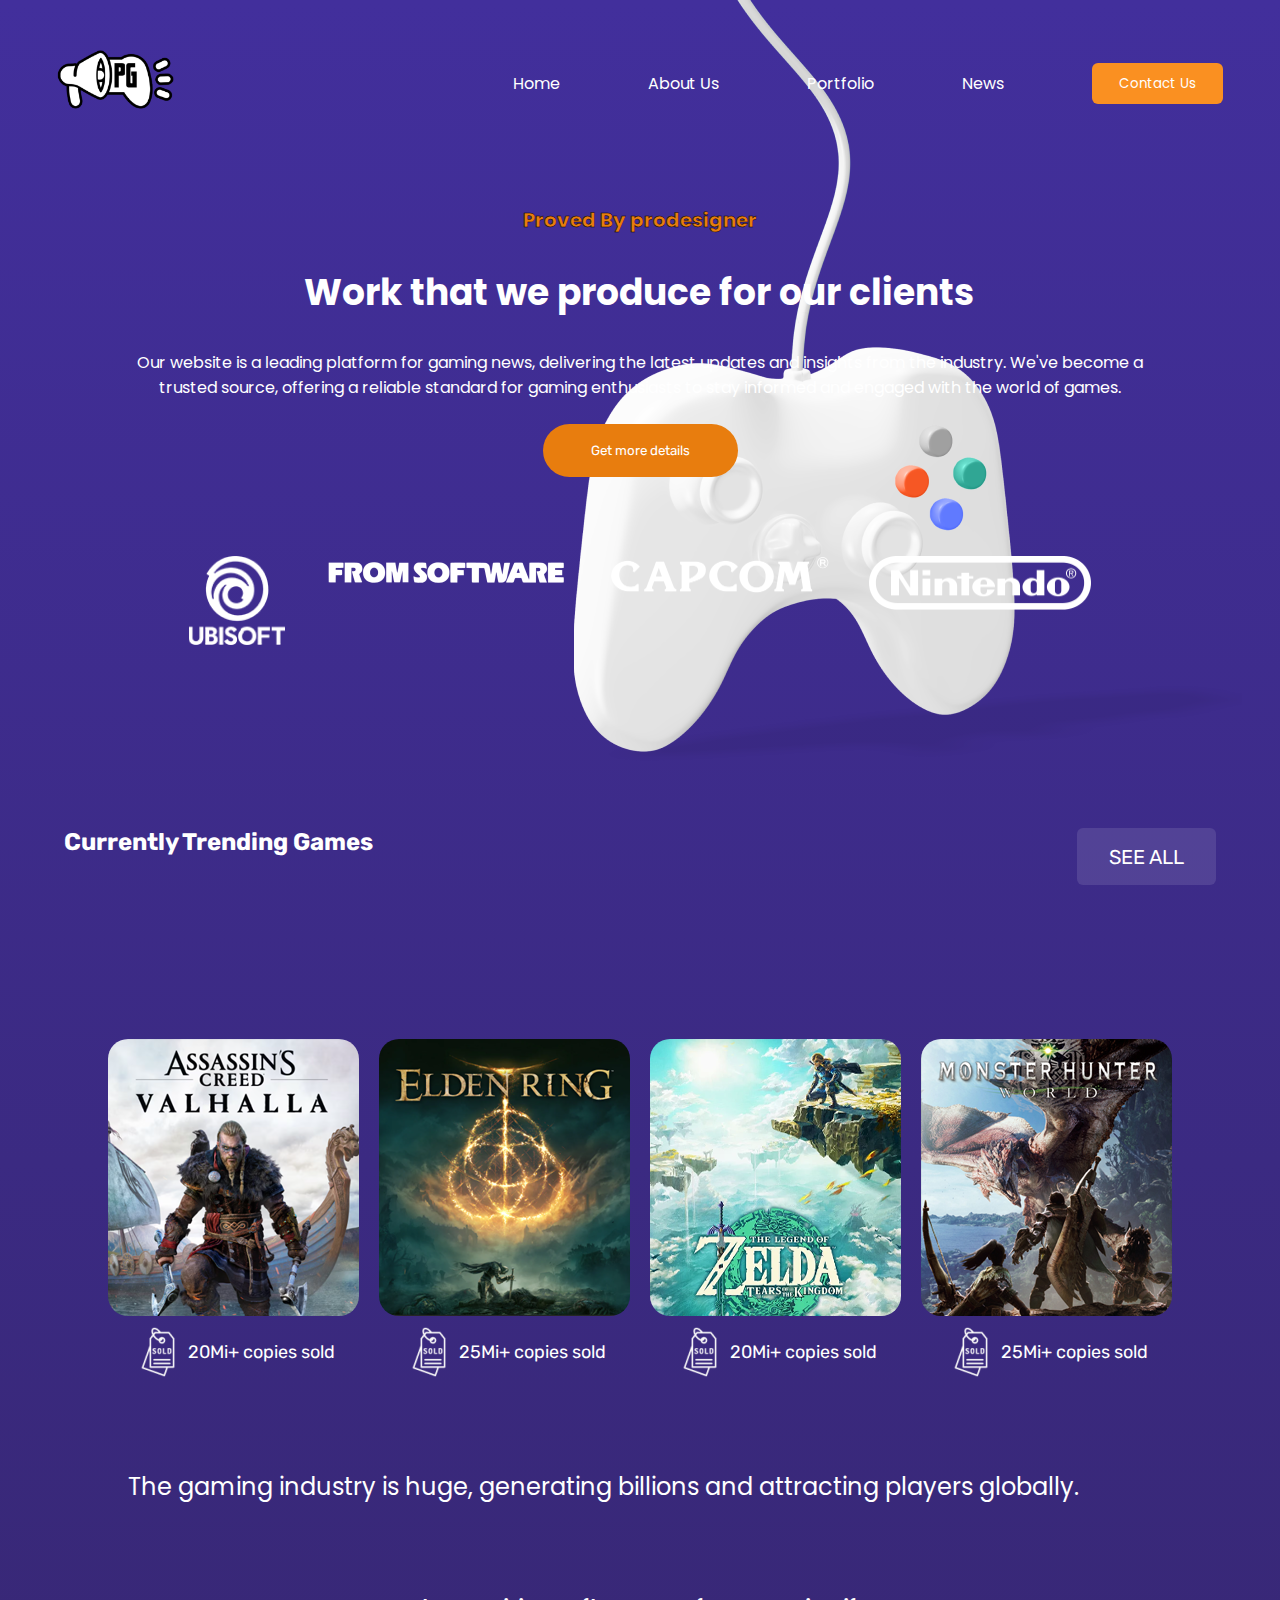
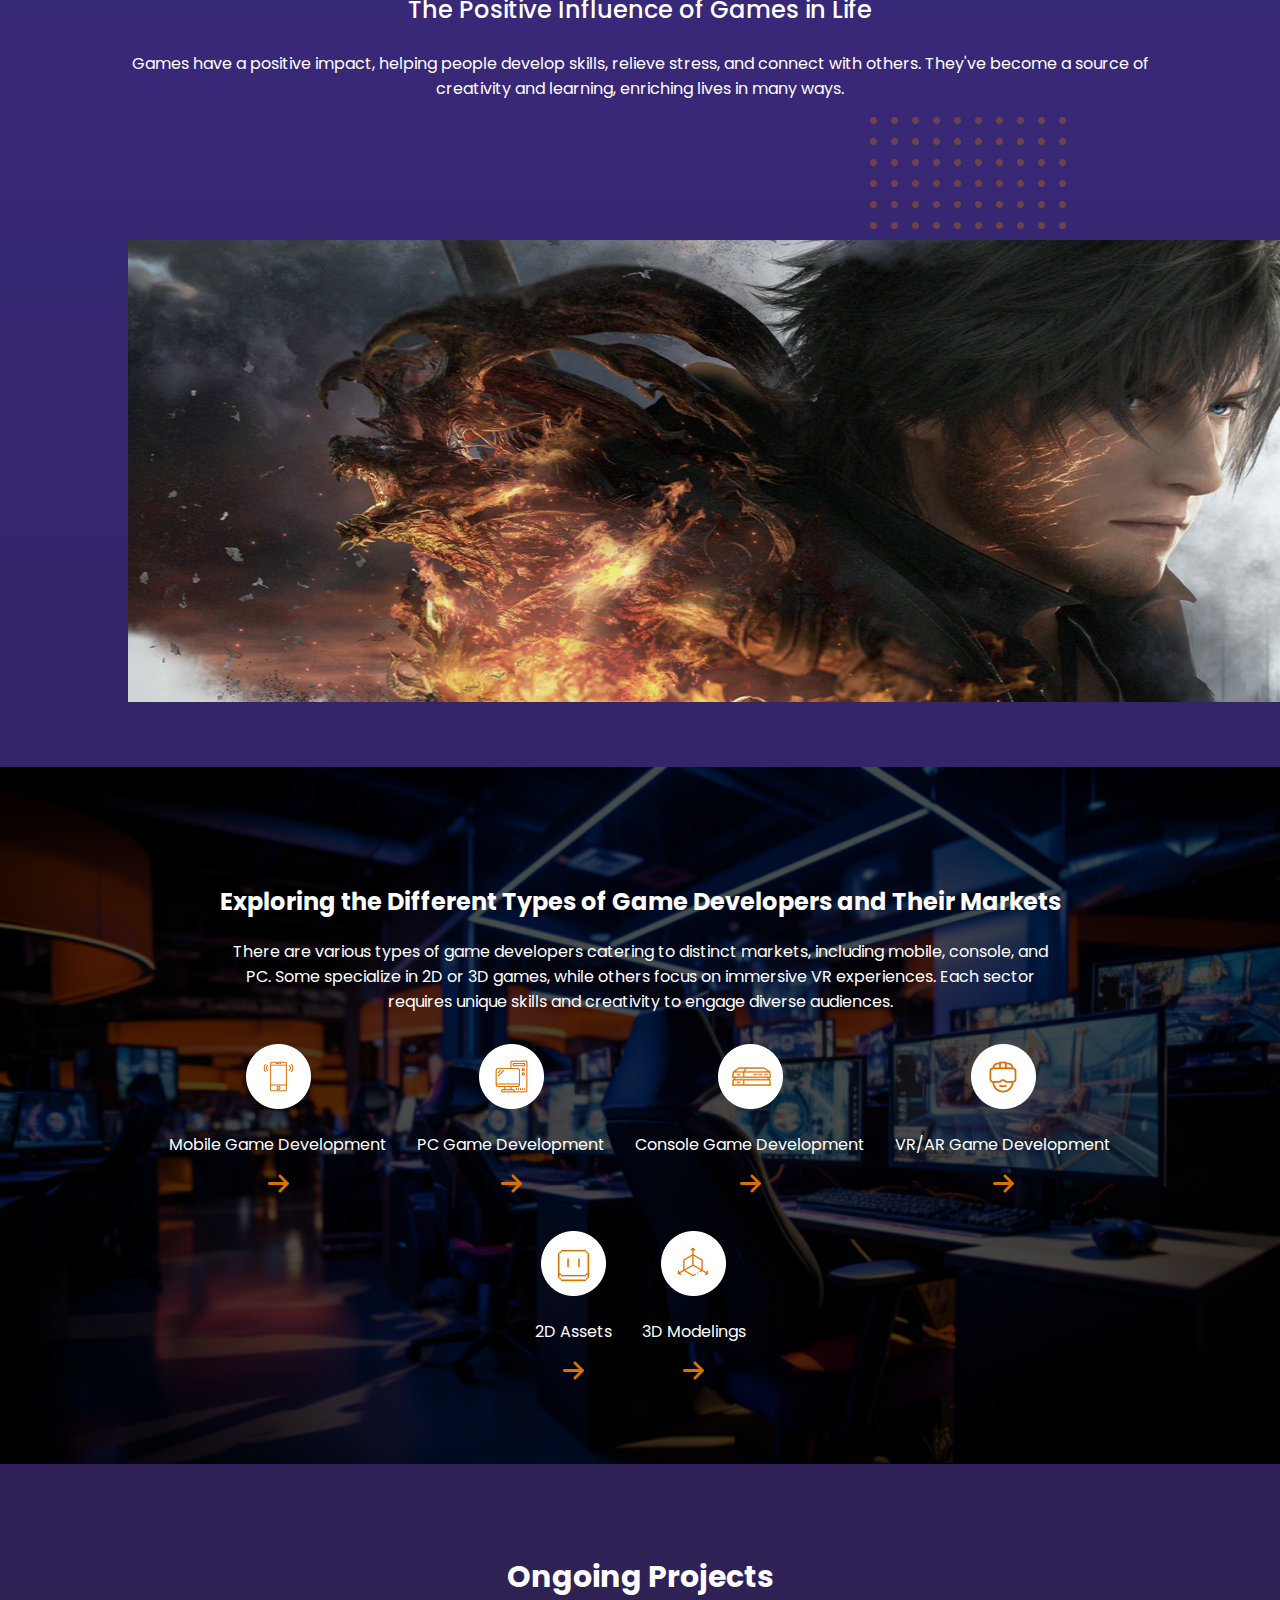
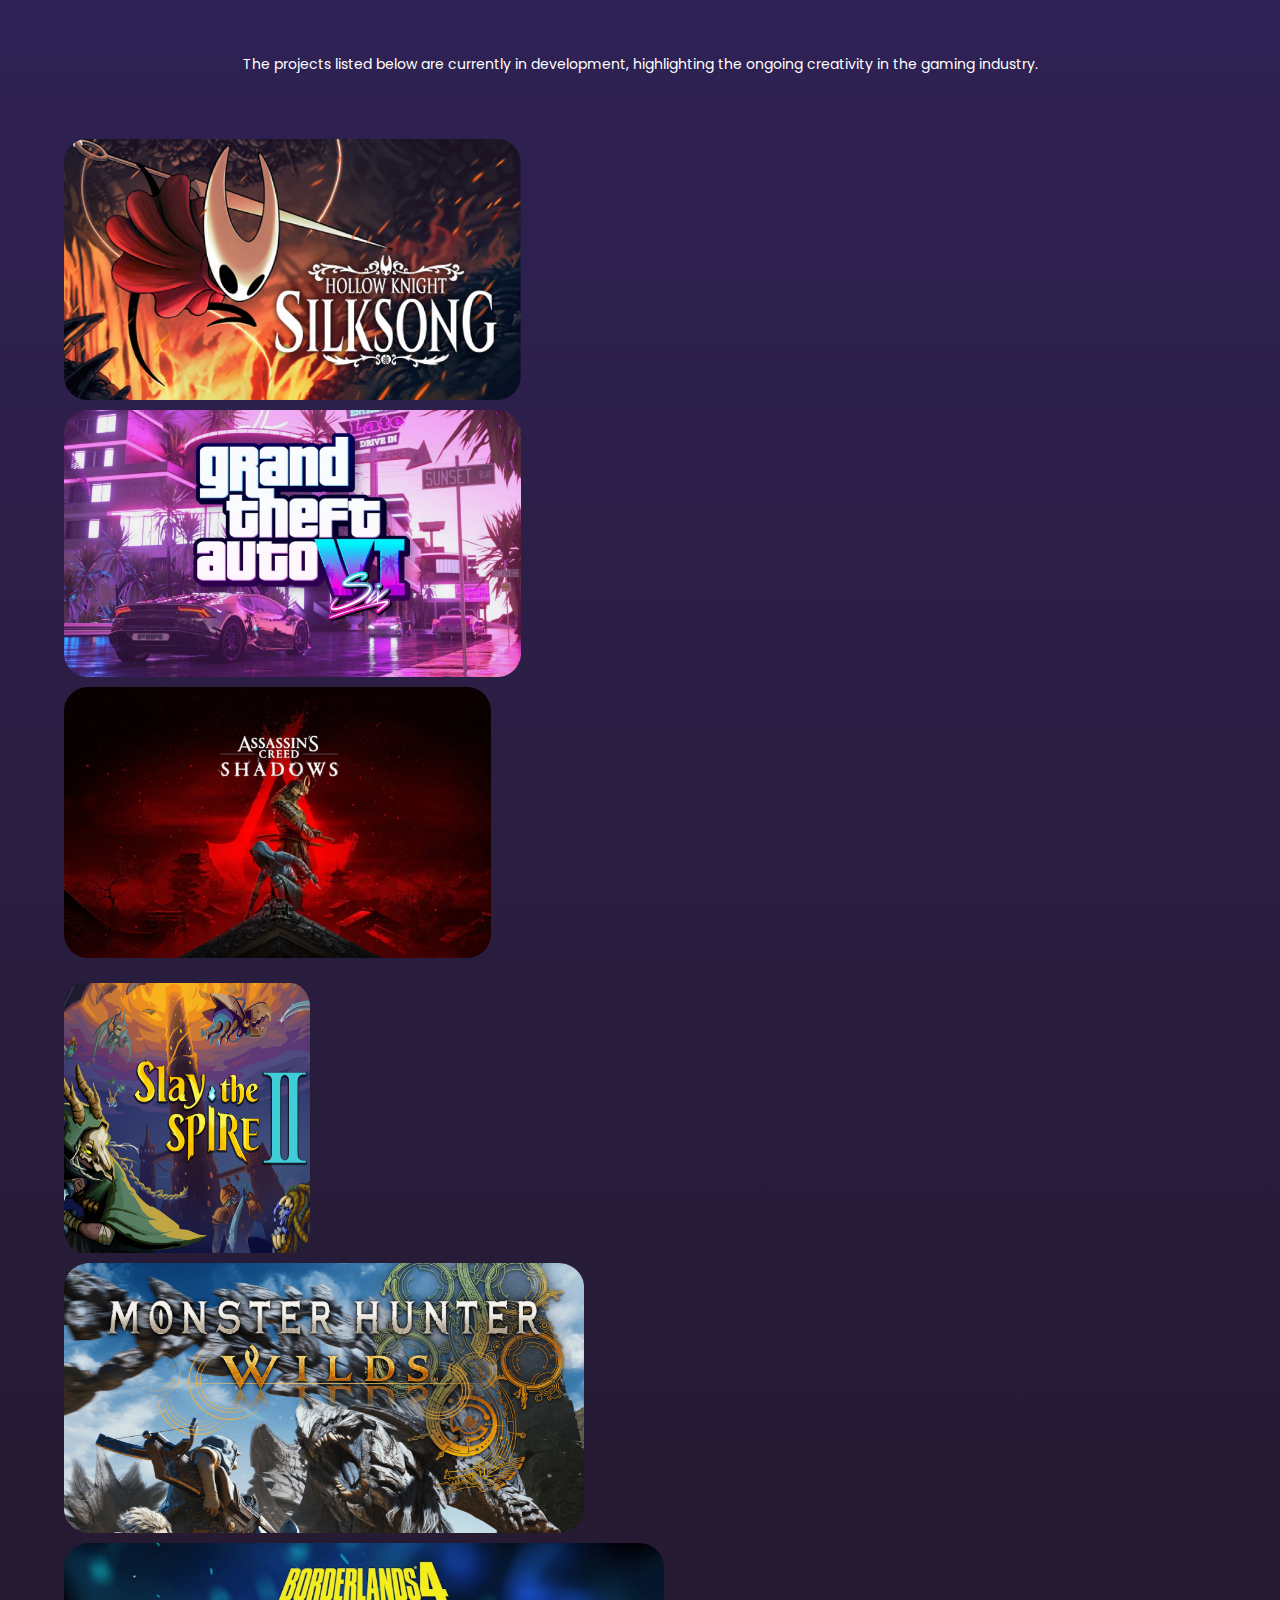
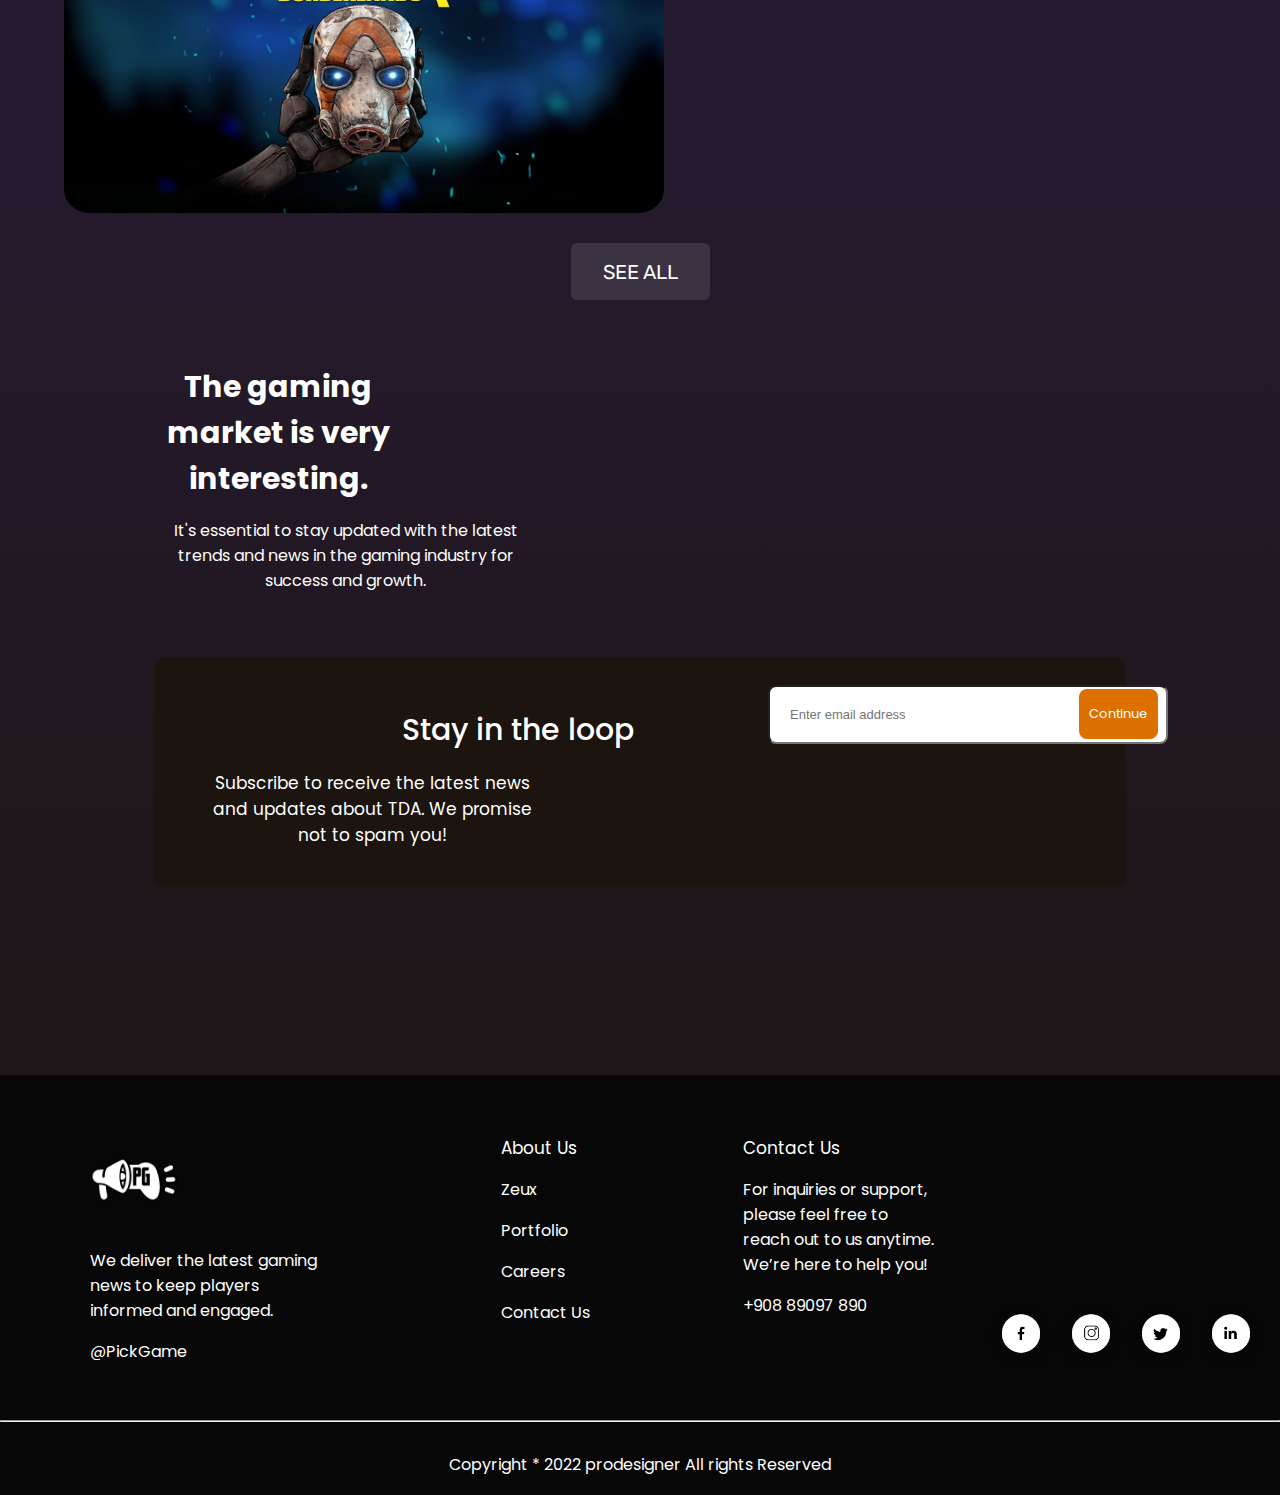
<file: index.html>
<!DOCTYPE html>
<html lang="en">
<head>
    <meta charset="UTF-8">
    <meta name="viewport" content="width=device-width, initial-scale=1.0">
    <link rel="icon" type="imagem/png" href="./images/logoPickGame.png">
    <title>Pick Game</title>
    <link rel="stylesheet" href="/styles/header.css">
    <link rel="stylesheet" href="./styles/footer.css">
    <link rel="stylesheet" href="./styles/pageHome.css">
    <link rel="stylesheet" href="./styles/images.css">
    <link rel="stylesheet" href="./styles/contact.css">
</head>
<body>
    <img class="joystick" src="./images/joy_stick 1.png" alt="joystick">
    <header> 
        <div class="divNav">
            <a href="/index.html"><img src="/images/logoPickGame.png" class="logo" href="index.html" alt="PickGameLogo"></img></a>
            <nav class="flexDirection"> 
                <a class="hoverA" href="index.html">Home</a>
                <a class="hoverA" href="about.html">About Us</a>
                <a class="hoverA" href="error404.html">Portfolio</a>
                <a class="hoverA" href="error404.html">News</a>
                <a href="contact.html"><button class="contact" type="button">Contact Us</button></a>
            </nav>
        </div>
    </header>
    <main> 
            <section id="content01">
                <div id="texts1">
                    <p id="p1">Proved By prodesigner</p>
                    <h1>Work that we produce for our clients</h1>
                    <p id="p2">Our website is a leading platform for gaming news, delivering the latest updates and insights from the industry. We've become a trusted source, offering a reliable standard for gaming enthusiasts to stay informed and engaged with the world of games.</p>
                    <a href="error404.html"><button id="detailsButton">Get more details</button></a>
                </div>
                <div id="engines">
                    <img class="ubisoft" src="/images/Home/GameEnterprises/Ubisoft.png" alt="Ubisoft Logo">
                    <img class="fromsoftware" src="/images/Home/GameEnterprises/FromSoftware.png" alt="From Software Logo">
                    <img class="capcom" src="/images/Home/GameEnterprises/Capcom.png" alt="Capcom Logo">
                    <img class="nintendo" src="/images/Home/GameEnterprises/Nintendo.png" alt="Nintendo Logo">
                </div>
            </section>
            
            <section id="content02">
                <div id="textTrending">
                    <h2>Currently Trending Games</h2>
                    <a href="error404.html"><button>SEE ALL</button></a>
                </div>
                <div id="imagesTrending">
                    <div>
                        <img class="trendingGame" src="/images/Home/TrendingGames/ASValhala.png" alt="Game Assassin's Creed Valhalla">
                        <div class="followers">
                            <img class="sold" src="/images/Home/TrendingGames/Sold.png" alt="Sold Copies">
                            <p>20Mi+ copies sold</p>
                        </div>
                    </div>
                    <div>
                        <img class="trendingGame" src="/images/Home/TrendingGames/EldenRing.png" alt="Game Elden Ring">
                        <div class="followers">
                            <img class="sold" src="/images/Home/TrendingGames/Sold.png" alt="Sold Copies">
                            <p>25Mi+ copies sold</p>
                        </div>
                    </div>
                    <div>
                        <img class="trendingGame" src="/images/Home/TrendingGames/Zelda.png" alt="Game The Legend Of Zelda : Tears of Kingdom">
                        <div class="followers">
                            <img class="sold" src="/images/Home/TrendingGames/Sold.png" alt="Sold Copies">
                            <p>20Mi+ copies sold</p>
                        </div>
                    </div>
                    <div>
                        <img class="trendingGame" src="/images/Home/TrendingGames/Monster Hunter World.png" alt="Game Monster Hunter World">
                        <div class="followers">
                            <img class="sold" src="/images/Home/TrendingGames/Sold.png" alt="Sold Copies">
                            <p>25Mi+ copies sold</p>
                        </div>
                    </div>
                </div>
                <div id="simpleText">
                    <p>The gaming industry is huge, generating billions and attracting players globally.</p>
                </div>
                <div id="spiderMan">
                    <h3>The Positive Influence of Games in Life</h3>
                    <p>Games have a positive impact, helping people develop skills, relieve stress, and connect with others. They've become a source of creativity and learning, enriching lives in many ways.</p>
                    <img id="points" src="/images/Home/InfluenceGaming/points.png" alt="Points in the background">
                    <img id="imageffxvi" src="images/Home/InfluenceGaming/FFXVI.png" alt="Final Fantasy XVI">
                </div>
            </section> 
            <section>
            <div id="studio">
                <img id="backgroundStudio" src="/images/Home/MarketsTypes/fundo.webp" alt="Studio">
                <div id="plataformsText">
                    <h1>Exploring the Different Types of Game Developers and Their Markets</h1>
                    <p class="plataformP">There are various types of game developers catering to distinct markets, including mobile, console, and PC. Some specialize in 2D or 3D games, while others focus on immersive VR experiences. Each sector requires unique skills and creativity to engage diverse audiences.</p>
                    <div class="firstDevelop">
                        <div>
                            <img id="imageDev" src="./images/Home/GameDevelops/mobile.png" alt="Game Plataforms Supported">
                            <p>Mobile Game Development</p>
                            <img id="arrowImage" src="images/Home/GameDevelops/arrow.png" alt="Click Here">
                        </div>
                        <div>
                            <img id="imageDev" src="./images/Home/GameDevelops/pc.png" alt="Game Plataforms Supported">
                            <p>PC Game Development</p>
                            <img id="arrowImage" src="images/Home/GameDevelops/arrow.png" alt="Click Here">
                        </div>
                        <div>
                            <img id="imageDev" src="./images/Home/GameDevelops/console.png" alt="Game Plataforms Supported">
                            <p>Console Game Development</p>
                            <img id="arrowImage" src="images/Home/GameDevelops/arrow.png" alt="Click Here">
                        </div>
                        <div>
                            <img id="imageDev" src="./images/Home/GameDevelops/vr.png" alt="Game Plataforms Supported">
                            <p>VR/AR Game Development</p>
                            <img id="arrowImage" src="images/Home/GameDevelops/arrow.png" alt="Click Here">
                        </div>
                    </div>
                    <div class="secondDevelop">
                        <div>
                            <img id="imageDev" src="./images/Home/GameDevelops/2d.png" alt="Game Plataforms Supported">
                            <p>2D Assets</p>
                            <img id="arrowImage" src="images/Home/GameDevelops/arrow.png" alt="Click Here">
                        </div>
                        <div>
                            <img id="imageDev" src="./images/Home/GameDevelops/3d.png" alt="Game Plataforms Supported">
                            <p>3D Modelings</p>
                            <img id="arrowImage" src="images/Home/GameDevelops/arrow.png" alt="Click Here">
                        </div>
                    </div>
                </div>
            </div>
            </section>
            <section>
                <div id="projects">
                    <h4>Ongoing Projects</h4>
                    <p>The projects listed below are currently in development, highlighting the ongoing creativity in the gaming industry.</p>
                </div>
                <div class="centeredImages">
                    <div class="imagesProjects">
                        <img id="project01" src="images/Home/OnGoing/SilkSong.png" alt="Hollow Knight SilkSong">
                        <img id="project02" src="images/Home/OnGoing/GTA.png" alt="Grand Theft Auto 6">
                        <img id="project03" src="images/Home/OnGoing/AS.png" alt="Assassin's Creed Shadows">
                    </div>
                    <div class="imagesProjects marginTop2">
                        <img id="project04" src="images/Home/OnGoing/SlaySpire.png" alt="Slay The Spire 2">
                        <img id="project05" src="images/Home/OnGoing/MHWilds.png" alt="Monster Hunter Wilds">
                        <img id="project06" src="images/Home/OnGoing/BO4.png" alt="Bordelands 4">
                    </div>
                    <a href="error404.html"><button id="seeAll">SEE ALL</button></a>
                </div>
            </section>
            <section>
                <div id="randomText">
                    <h1>The gaming market is very interesting.</h1>
                    <p>It's essential to stay updated with the latest trends and news in the gaming industry for success and growth.</p>
                </div>
                <div id="loop">
                    <h1 id="help1">Stay in the loop</h1>
                    <p id="help2">Subscribe to receive the latest news and updates about TDA. We promise not to spam you!</p>
                </div>
                <div id="moveDiv">
                    <div id="inputButton">
                        <input id="contactUs" type="email" name="emailContact" placeholder="Enter email address">
                        <button type="button" onclick="submitEmail(event)">Continue</button>
                        <div id="spanEmail">
                            <span hidden id="emailContactUs">Invalid Email</span>
                            <span hidden id="emailContactUsValid">Email successfully submitted!</span>
                        </div>
                    </div>
                </div>
            </section>
    </main>
    <footer>
        <section class="footerSection">
            <div class="footerLogo">
                <a href="index.html"><img class="logoFooter" src="/images/logoPickGame.png" alt="logoPickGame"></a>
                <p>We deliver the latest gaming news to keep players informed and engaged.</p>
                <p>@PickGame</p>
            </div>
            <div class="footerAbout">
                <a href="about.html"><h1>About Us</h1></a>
                <p><a href="/error404.html">Zeux</a></p>
                <p><a href="/error404.html">Portfolio</a></p>
                <p><a href="/error404.html">Careers</a></p>
                <p><a href="/contact.html">Contact Us</a></p>
            </div>
            <div class="footerContact">
                <h1><a href="contact.html">Contact Us</a></h1>
                <p>For inquiries or support, please feel free to reach out to us anytime. We’re here to help you!</p>
                <p>+908 89097 890</p>
            </div>
            <div class="footerMedias">
                <a href="https://www.facebook.com"><img src="./images/facebook.png" alt="Facebook Icon" width="70" height="70"></a>
                <a href="https://www.instagram.com"><img src="./images/instagram.png" alt="Instagram Icon" width="70" height="70"></a>
                <a href="https://x.com"><img src="./images/twitter.png" alt="Twitter Icon" width="70" height="70"></a>
                <a href="https://www.linkedin.com"><img src="./images/LinkedIn.png" alt="LinkedIn Icon" width="70" height="70"></a>
            </div>
        </section>
        <hr>
        <p class="copyright">Copyright * 2022 prodesigner All rights Reserved</p>
    </footer>
    <script src="/scripts/index.js"></script>
</body>
</html>
</file>
<file: styles/header.css>
@import url('https://fonts.googleapis.com/css2?family=Poppins:ital,wght@0,100;0,200;0,300;0,400;0,500;0,600;0,700;0,800;0,900&display=swap');

:root{
    --cor1: white;
    --poppins: "Poppins", sans-serif;
}

body {
    margin: 0;
    padding: 0;
    font-family: var(--poppins);
}

header {
    padding: 20px 0;
}

.divNav {
    display: flex;
    justify-content: space-between;
    align-items: center;
    padding: 0 57px; 
}

.logo {
    width: 120px;
    height: auto;
    right: 0;
}

nav {
    display: flex;
    align-items: center;
    justify-content: flex-end;
    gap: 88px;
}

nav > a {
    text-decoration: none;
    color: var(--cor1);
    font-family: var(--poppins);
    position: relative;
}

nav > a .contact {
    position: relative;
}

nav > a .contact::after {
    content: none
}

nav > .hoverA::after{
    content: '';
    position: absolute;
    width: 0;
    height: 2px;
    display: block;
    margin-top: 5px;
    background: #FA9021;
    transition: width 0.3s ease, right 0.3s ease;
}

nav > a:hover::after {
    width: 50%;
    left: 0;
}

.contact {
    color: white;
    background-color: #FA9021;
    border-radius: 6px;
    border: none;
    min-width: 131px;
    height: 41px;
    font-family: var(--poppins);
    cursor: pointer;
    padding: 10px 20px;
    text-decoration: none;
    text-align: center;
}

.contact:hover {
    background-color: #c8731a;
    cursor: pointer;
}


@media (max-width: 1024px) {
    .divNav {
        padding: 0 30px;
    }

    .logo {
        width: 100px;
    }

    nav {
        gap: 30px;
    }

    .contact {
        width: 120px;
        padding-right: 30px;
    }
}

@media (max-width: 768px) {
    .divNav {
        flex-direction: column;
        align-items: flex-start;
        padding: 0 20px;
    }

    nav {
        flex-direction: column;
        align-items: flex-start;
        gap: 20px;
    }

    .contact {
        width: 100%;
        text-align: center;
        padding-right: 0;
    }

    .logo {
        margin-bottom: 20px;
    }
}

@media (max-width: 480px) {
    .logo {
        width: 80px;
    }

    nav > a {
        font-size: 14px; /* Ajusta o tamanho da fonte */
    }

    .contact {
        font-size: 14px;
        height: 36px;
    }
}
</file>
<file: styles/footer.css>
@import url('https://fonts.googleapis.com/css2?family=Poppins:ital,wght@0,100;0,200;0,300;0,400;0,500;0,600;0,700;0,800;0,900;1,100;1,200;1,300;1,400;1,500;1,600;1,700;1,800;1,900&display=swap');

:root{
    --cor1: white;
    --poppins: "Poppins", sans-serif;
}

footer {
    background-color: #070707;
    color: var(--cor1);
    font-family: var(--poppins);
    position: static;
    display: block;
    bottom: 0;
    left: 0;
    width: 100%;
    height: auto;
    min-height: 420px;
}

.logoFooter {
    width: 90px;
    height: auto;
    right: 0;
}

.copyright {
    text-align: center;
    margin: 30px 0px;
}

.footerSection {
    display: flex;
    justify-content: space-evenly;
    font-family: var(--poppins);
    margin: 40px;
    padding-top: 60px;
}

.footerLogo {
    width: 20%;
    margin-right: 120px;
}

.footerLogo > h1 {
    font-size: 24px;
}

.footerLogo > p {
    font-size: 16px;
}

.footerContact {
    width: 16%;
}

.footerContact  h1{
    font-size: 17px;
    font-weight: normal;
}

.footerContact a{
    text-decoration: none;
    color: var(--cor1);
}

.footerAbout {
    width: 16%;
}

.footerAbout h1 {
    font-size: 17px;
    font-weight: normal;
}

.footerAbout > p > a {
    font-size: 16px;
    text-decoration: none;
    color: var(--cor1);
}

.footerMedias {
    width: 17%;
    display: flex;
    align-items: flex-end;
}

/* Media Queries for Responsive Design */
@media screen and (max-width: 1200px) {
    .footerSection {
        margin: 20px;
        padding-top: 40px;
    }

    .footerLogo {
        margin-right: 60px;
    }

    .footerMedias img {
        width: 50px;
        height: 50px;
    }

    .footerContact > h1,
    .footerAbout h1 {
        font-size: 16px;
    }
}

@media screen and (max-width: 992px) {
    .footerSection {
        flex-wrap: wrap;
        justify-content: center;
        gap: 30px;
    }

    .footerLogo {
        width: 100%;
        margin-right: 0;
        text-align: center;
        margin-bottom: 20px;
    }

    .footerAbout,
    .footerContact {
        width: 40%;
        text-align: center;
    }

    .footerMedias {
        width: 100%;
        justify-content: center;
        margin-top: 20px;
    }

    .footerMedias img {
        margin: 0 10px;
    }
}

@media screen and (max-width: 768px) {
    footer {
        padding: 20px 0;
    }

    .footerSection {
        margin: 10px;
        padding-top: 20px;
        flex-direction: column;
        align-items: center;
    }

    .footerLogo,
    .footerAbout,
    .footerContact {
        width: 90%;
        margin: 0 0 30px 0;
        text-align: center;
    }

    .logoFooter {
        margin: 0 auto;
        display: block;
    }

    .footerContact > h1,
    .footerAbout h1 {
        font-size: 18px;
        margin-bottom: 10px;
    }

    .footerLogo > p,
    .footerContact > p,
    .footerAbout > p > a {
        font-size: 14px;
    }

    .footerMedias {
        flex-wrap: wrap;
        gap: 15px;
        justify-content: center;
    }

    .footerMedias img {
        width: 40px;
        height: 40px;
    }

    hr {
        margin: 20px 5%;
        width: 90%;
    }
}

@media screen and (max-width: 480px) {
    .footerSection {
        margin: 5px;
    }

    .footerLogo,
    .footerAbout,
    .footerContact {
        width: 95%;
    }

    .footerContact > h1,
    .footerAbout h1 {
        font-size: 16px;
    }

    .footerLogo > p,
    .footerContact > p,
    .footerAbout > p > a {
        font-size: 13px;
        line-height: 1.4;
    }

    .footerMedias img {
        width: 40px;
        height: 40px;
    }

    .copyright {
        font-size: 12px;
        margin: 20px 10px;
    }
}
</file>
<file: styles/pageHome.css>
@import url('https://fonts.googleapis.com/css2?family=Poppins:ital,wght@0,100;0,200;0,300;0,400;0,500;0,600;0,700;0,800;0,900&display=swap');
@import url('https://fonts.googleapis.com/css2?family=Rubik:ital,wght@0,300..900;1,300..900&display=swap');

:root {
    --cor1: white;
    --poppins: "Poppins", sans-serif;
    --rubik: "Rubik", sans-serif;
}

body {
    background-color: #422F9C;
    background-image: url('/images/joy_stick 1.png');
    background-position: 95% 0%;
    background-repeat: no-repeat;
    margin: 0;
    padding: 0;
}

#content01 {
    display: flex;
}

#texts1 {
    display: flex;
    flex-direction: column;
    margin-top: 3%;
    margin-left: 12%;
}

#engines {
    display: flex;
    flex: 35%;
}

.ubisoft {
    width: 96px;
    height: 89px;
    margin-top: 170px;
    margin-left: 40px;
}

.fromsoftware {
    width: 242px;
    height: 32px;
    margin-top: 80px;
    margin-right: 40px;
}

.capcom {
    width: 222px;
    height: 40px;
    margin-top: 70px;
    margin-left: 60px;
}

.nintendo {
    width: 222px;
    height: 54px;
    margin-top: 170px;
    margin-right: 10px;
}

h1, #p1, #p2 {
    margin: 0;
    padding: 0;
}

h1 {
    font-size: 3vw;
    font-weight: bold;
    color: var(--cor1);
    width: 65%;
    margin-bottom: 10px;
}

#p1 {
    font-size: 20px;
    font-weight: bold;
    color: #E87D0E;
    -webkit-text-stroke-width: 0.5px;
    -webkit-text-stroke-color: black;
    margin-bottom: 30px;
}


#p2 {
    font-size: 16px;
    font-weight: medium;
    color: var(--cor1);
    margin-right: 10%;
    width: 80%;
    margin-bottom: 0;
}

#detailsButton {
    color: var(--cor1);
    background-color: #E87D0E;
    margin-top: 2%;
    width: 195px;
    height: 53px;
    border-radius: 50px;
    border: none;
    cursor: pointer;
}

#detailsButton:hover {
    background-color: #c8731a;
}

#textTrending {
    overflow: hidden;
    margin: 12% 12% 0 12%;
}

#textTrending h2, button {
    color: var(--cor1);
    font-family: var(--rubik);
    float: left;
}

h2 {
    font-size: 2vw;
}

#textTrending button {
    position: absolute;
    font-size: 20px;
    background: rgba(255, 255, 255, 0.11);
    border: none;
    border-radius: 6px;
    width: 139px;
    height: 57px;
    margin-top: 20px;
    margin-left: 42%;
}

#textTrending button:hover {
    background-color: #E87D0E;
    cursor: pointer;
}

#imagesTrending {
    display: flex;
    width: 76%;
    justify-content: space-between;
    margin: 2% 12%;
    -webkit-transition: -webkit-transform .5s ease;
    transition: transform .5s ease;
}

#imagesTrending  :hover{
    -webkit-transform: scale(1.1);
   transform: scale(1.1);
   cursor: pointer;
}

#emailContactUsValid{
    color: rgb(16, 175, 16);
}

.followers {
    display: flex;
    justify-content: center;
    align-items: center;
}

.followers p {
    font-size: 22px;
    font-family: var(--rubik);
    color: var(--cor1);
    margin-left: 5px;
}

#simpleText {
    display: flex;
    color: var(--cor1);
    font-family: var(--poppins);
    font-size: 2vw;
    text-align: center;
    margin: 5% 25%;
}

#spiderMan {
    margin: 0 55% 0 12%;
}

#spiderMan > p, #spiderMan > h3 {
    color: var(--cor1);
    font-family: var(--poppins);
}

#spiderMan > p {
    font-size: 16px;
}

#spiderMan > h3 {
    font-size: 30px;
    font-weight: 500;
    width: 110%;
}

#studio {
    width: 100%;
    position: relative;
    display: flex;
    justify-content: center;
    align-items: center;
    overflow: hidden;
    height: 140vh;
}

#backgroundStudio {
    margin-top: 10%;
    position: absolute;
    width: 100%;
    height: 100%;
    object-fit: cover;
    z-index: -1;
}

#studio img {
    width: 100%;
    height: auto;
}

#projects {
    display: flex;
    flex-direction: column;
    margin: 50px 0;
    color: var(--cor1);
    font-family: var(--poppins);
    align-items: center;
    text-align: center;
}

#projects h4 {
    font-size: 30px;
}

#projects p {
    font-size: 14px;
    width: 25%;
}

.imagesProjects {
    width: 75%;
    display: flex;
    justify-content: space-between;
    gap: 20px;
}

.imagesProjects img {
    overflow: hidden;
    width: 100%;
    -webkit-transition: -webkit-transform .5s ease;
    transition: transform .5s ease;
}

.imagesProjects :hover{
    -webkit-transform: scale(1.1);
    transform: scale(1.1);
}
.centeredImages {
    display: flex;
    flex-direction: column;
    align-items: center;
}

.marginTop2 {
    margin-top: 2%;
}

#seeAll {
    position: relative;
    font-size: 20px;
    background: rgba(255, 255, 255, 0.11);
    border: none;
    border-radius: 6px;
    width: 139px;
    height: 57px;
    margin-top: 50%;
}

#seeAll:hover {
    background-color: #c8731a;
}

#plataformsText {
    text-align: center;
    font-family: var(--poppins);
    color: var(--cor1);
    z-index: 3;
    margin: 2% 10%;
    width: 100%;
}

#plataformsText h1 {
    width: 60%;
    margin-left: 20%;
    margin-top: 150px;
    font-size: 30px;
}

.plataformP {
    width: 60%;
    margin-left: 20%;
    margin-top: 40px;
    font-size: 16px;

}

.firstDevelop{
    margin-top: 5%;
    gap: 150px;
    display: flex;
    flex-direction: row;
    justify-content: center;
    -webkit-transition: -webkit-transform .5s ease;
    transition: transform .5s ease;
}

.firstDevelop :hover{
    -webkit-transform: scale(1.1);
    transform: scale(1.1);
}

.secondDevelop{
    margin-top: 5%;
    gap: 275px;
    display: flex;
    flex-direction: row;
    justify-content: center;
    -webkit-transition: -webkit-transform .5s ease;
    transition: transform .5s ease;
}

.secondDevelop :hover{
    -webkit-transform: scale(1.1);
    transform: scale(1.1);
}

#textDev1{
    display: flex;
    flex-direction: row;
    font: var(--poppins);
    font-size: 16px;
    width: 1095px;
}


#randomText {
    margin: 5% 12%;
    width: 30%;
    font-family: var(--poppins);
    color: var(--cor1);
}

#randomText h1 {
    font-size: 30px;
}

.joystick{
    position: absolute;
    right: 3%;
    z-index: -3;
}

/* Media Queries for Smaller Screens */
@media screen and (max-width: 1366px) {
    /* Content 01 Section */
    #content01 {
        flex-direction: column;
        align-items: center;
    }

    #texts1 {
        margin: 3% 5%;
        text-align: center;
        align-items: center;
    }

    #texts1 h1 {
        font-size: 36px;
        width: 90%;
    }

    #p2 {
        width: 90%;
        margin: 20px auto;
    }

    #engines {
        flex-wrap: wrap;
        justify-content: center;
        gap: 20px;
        margin-top: 30px;
    }

    .ubisoft, .fromsoftware, .capcom, .nintendo {
        margin: 10px;
    }

    /* Trending Section */
    #textTrending {
        margin: 12% 5%;
    }

    #textTrending h2 {
        font-size: 24px;
    }

    #textTrending button {
        margin-left: 20px;
        position: relative;
        float: right;
    }

    #imagesTrending {
        flex-wrap: wrap;
        justify-content: center;
        gap: 20px;
        margin: 2% 5%;
        width: 90%;
    }

    .followers p {
        font-size: 18px;
    }

    /* Simple Text Section */
    #simpleText {
        margin: 5% 10%;
        font-size: 24px;
    }

    /* Spider Man Section */
    #spiderMan {
        margin: 0 10%;
        text-align: center;
    }

    #spiderMan > h3 {
        width: 100%;
        font-size: 24px;
    }

    /* Studio Section */
    #studio {
        height: auto;
        padding-bottom: 50px;
    }

    #plataformsText h1 {
        width: 90%;
        margin: 150px auto 0;
        font-size: 24px;
    }

    .plataformP {
        width: 80%;
        margin: 20px auto;
    }

    .firstDevelop, .secondDevelop {
        flex-wrap: wrap;
        gap: 30px;
        margin-top: 30px;
    }

    /* Projects Section */
    .imagesProjects {
        flex-direction: column;
        width: 90%;
        gap: 10px;
    }

    #projects p {
        width: 80%;
    }

    #seeAll {
        margin-top: 30px;
    }

    /* Random Text Section */
    #randomText {
        width: 80%;
        text-align: center;
        margin: 5% auto;
    }

    /* Subscribe Section */
    #loop {
        text-align: center;
    }

    #inputButton {
        width: 90%;
        margin: 0 auto;
    }
}

/* Additional adjustments for very small screens */
@media screen and (max-width: 768px) {
    #texts1 h1 {
        font-size: 28px;
    }

    .ubisoft, .fromsoftware, .capcom, .nintendo {
        width: 80%;
        height: auto;
    }

    #textTrending {
        display: flex;
        flex-direction: column;
        align-items: center;
    }

    #textTrending button {
        float: none;
        margin: 20px 0;
    }

    .trendingGame {
        width: 100%;
        height: auto;
    }

    #spiderMan > h3 {
        font-size: 20px;
    }
}
</file>
<file: styles/images.css>
.trendingGame {
    border-radius: 20px;
}

.sold {
    width: 50px;
    height: 50px;
}

#points {
    position: absolute;
    z-index: -1;
    margin-left: 58%;
    width: 20%;
    max-width: 196px;
    height: auto;
}

#imageffxvi {
    position: relative;
    z-index: 1;
    margin-top: 12%;
    width: 1400px;
    height: 462px;
}


#project01 {
    width: 457px;
    height: auto;
}

#project02 {
    width: 457px;
    height: auto;
}

#project03 {
    width: 427px;
    height: auto;
}

#project04 {
    width: 246px;
    height: 270px;
}

#project05 {
    width: 520px;
    height: 270px;
}

#project06 {
    width: 600px;
    height: 270px;
}

#imageDev{
    width: 65px !important;
    height: 65px !important;
}


#arrowImage{
    width: 21px !important;
    height: 21px !important;
}


@media (max-width: 768px) {
    #imageffxvi {
        width: 100%;
        height: auto;
    }

    #project01 {
        width: 90%;
        max-width: 457px;
        margin: 10px auto;
        height: auto;
    }

    #project02 {
        width: 90%;
        max-width: 457px;
        margin: 10px auto;
        height: auto;
    }

    #project03 {
        width: 90%;
        max-width: 427px;
        margin: 10px auto;
        height: auto;
    }

    #project04 {
        width: 90%;
        max-width: 246px;
        margin: 10px auto;
        height: auto;
    }

    #project05 {
        width: 90%;
        max-width: 520px;
        margin: 10px auto;
        height: auto;
    }

    #project06 {
        width: 90%;
        max-width: 469px;
        margin: 10px auto;
        height: auto;
    }

    #points {
        width: 30%;
        margin-left: 50%;
        transform: translateX(-50%);
    }
}
</file>
<file: styles/contact.css>
@import url('https://fonts.googleapis.com/css2?family=Poppins:ital,wght@0,100;0,200;0,300;0,400;0,500;0,600;0,700;0,800;0,900;1,100;1,200;1,300;1,400;1,500;1,600;1,700;1,800;1,900&display=swap');
@import url('https://fonts.googleapis.com/css2?family=Rubik:ital,wght@0,300..900;1,300..900&display=swap');

:root{
    --cor1: white;
    --poppins: "Poppins", sans-serif;
    --rubik: "Rubik", sans-serif;
}

body {
    background-image: linear-gradient(#422F9C, #1C140F);
    background-repeat: no-repeat;
    margin: 0;
}

a{
    text-decoration: none;
    color: white;
}

span{
    color: red;
}

body {
    margin: 0;
    padding: 0;
}

#textHead {
    display: flex;
    flex-direction: column;
    text-align: center;
    margin-top: 1%;
}

#textHead p {
    font-size: 16px;
    color: var(--cor1);
    font-family: var(--poppins);
}

#textHead p span {
    color: #E47500;
}

#textHead h1 {
    font-size: 33px;
    color: var(--cor1);
    font-family: var(--poppins);
}

#world {
    display: flex;
    justify-content: center;
    margin-top: 5%;
    margin-bottom: 5%;
}

#world img {
    width: 80%;
    max-width: 1200px;
    height: auto;
}

#imgForm {
    width: 100%;
    position: relative;
    display: flex;
    justify-content: center;
    align-items: center;
    overflow: hidden;
    height: 140vh;
}

#backgroundImage {
    position: absolute;
    width: 100%;
    height: 100%;
    object-fit: cover;
    z-index: -1;
}

#formContent {
    position: relative;
    padding: 20px;
    border-radius: 10px;
    color: var(--cor1);
    text-align: center;
    width: 80%;
    max-width: 700px;
    z-index: 1;
}

#textForm {
    color: var(--cor1);
    text-align: center;
}

#textForm h2{
    margin-top: 15%;
    font-size: 30px;
    font-family: var(--poppins);
    font-weight: normal;
}

#textForm p{
    font-size: 13px;
    font-family: var(--poppins);
    font-weight: medium;
    margin-bottom: 40%;
}

#form {
    display: flex;
    flex-direction: column;
    align-items: center;
    justify-content: center;
    margin-bottom: 25%;
    width: 100%;
}

#fieldRow {
    display: flex;
    flex-direction: row;
    width: 100%;
    justify-content: space-between;
}

.fieldCss{
    box-sizing: border-box;
    width: 300px;
    height: 56px;
    background: rgba(255, 255, 255, 0.07);
    border: 0.6px solid #CECECE;
    border-radius: 9px;
    padding: 10px;
    margin-top: 10px;
    margin-bottom: 20px;
}

#emailLenght input{
    width: 100%;
}

#messageInput textarea {
    width: 100%;
    height: 235px;
    resize: none;
}

#firstName {
    margin-right: 15px;
}

label {
    font-size: 14px;
    color: #4F4F4F;
    font-family: var(--poppins);
    display: block;
    text-align: left;
    margin-bottom: -20px;
}

#form input,textarea{
    color: var(--cor1);
    font-family: var(--poppins);
}

#getRight {
    font-size: 16px;
    padding: 10px 20px;
    background: gray;
    border: none;
    width: 193px;
    height: 57px;
    border-radius: 6px;
    color: var(--cor1);
    font-family: var(--poppins);
    margin-left: 71%;
}

/* #getRight:hover {
    background: #d06400;
    cursor: pointer;
} */

#randomText {
    margin-top: 5%;
    margin-left: 12%;
    width: 30%;
    font-family: var(--poppins);
    color: var(--cor1);
}

#randomText h1{
    font-size: 30px;
}

#randomText p{
    font-size: 16px;
}

#loop {
    margin-top: 5%;
    margin-bottom: 10%;
    background-color: #1C140F;
    width: 76%;
    height: 230px;
    border-radius: 10px;
    margin-left: 12%;
    font-family: var(--poppins);
    color: var(--cor1);
    position: relative;
}

#help1{
    font-size: 30px;
    font-weight: 500;
    margin-left: 5%;
    padding-top: 50px;
}

#help2{
    font-size: 17px;
    width: 35%;
    margin-left: 5%;
}

#inputButton {
    position: relative;
    width: 400px;
    bottom: 20px;
    right: 20px;
    margin: 20px;
    padding-bottom: 20px;
    bottom: 330px;
}

#inputButton input {
    width: 100%;
    padding: 20px 40px 20px 20px;
    font-size: 13px;
    border-radius: 8px;
    box-sizing: border-box;
    float: left;
}

#inputButton button {
    position: absolute;
    right: 10px;
    margin-top: 1%;
    padding: 15px 10px;
    font-size: 13px;
    background-color: #DC7000;
    color: var(--cor1);
    font-family: var(--poppins);
    border: none;
    border-radius: 8px;
}

#inputButton button:hover {
    background-color: #c8731a;
    cursor: pointer;
}

#moveDiv {
    margin-left: 60%;
}

#contactSection{
    display: flex;
    justify-content: space-evenly;
    position: relative;
    padding: 20px;
}

#phone, #location {
    display: flex;
    align-items: center;
}

#phone img, #location img{
    margin-right: 30px;
}

#contactSection p {
    color: var(--cor1);
    font-family: var(--poppins);
}

#followUS{
    font-size: 16px;
}

#divFollowUs{
    margin-left: 15px;
}

#telephone {
    font-size: 20px;
}

#location {
    font-size: 20px;
}

#spanEmail {
    color: red;
    margin-top: 60px;
    margin-left: 5px;
}

.divide {
    border: 1px solid white;
}

#last {
    margin-left: 40px;
}

#labelLast{
    margin-left: 40px;
}

/* Media Queries */
@media screen and (max-width: 1024px) {
    #moveDiv {
        margin-left: 50%;
    }
    
    #randomText {
        width: 40%;
    }
}

@media screen and (max-width: 768px) {
    #fieldRow {
        flex-direction: column;
        align-items: center;
    }

    .fieldCss {
        width: 100%;
        max-width: 300px;
    }

    #last {
        margin-left: 0;
    }

    #labelLast {
        margin-left: 0;
    }

    #getRight {
        margin-left: 0;
        margin-top: 20px;
    }

    #contactSection {
        flex-direction: column;
        align-items: center;
        gap: 20px;
    }

    .divide {
        width: 80%;
        height: 1px;
        margin: 10px 0;
    }

    #moveDiv {
        margin-left: 0;
    }

    #inputButton {
        position: static;
        margin: 20px auto;
        bottom: 0;
    }

    #loop {
        height: auto;
        padding: 20px;
    }

    #help2 {
        width: 80%;
    }

    #randomText {
        width: 76%;
        margin: 5% 12%;
        text-align: center;
    }
}

@media screen and (max-width: 480px) {
    #world img {
        width: 95%;
    }

    #formContent {
        width: 90%;
    }

    #inputButton {
        width: 90%;
    }

    #inputButton button {
        position: static;
        width: 100%;
        margin-top: 10px;
        text-align: center;
    }

    #loop {
        width: 90%;
        margin-left: 5%;
    }

    #help1 {
        text-align: center;
        margin-left: 0;
    }

    #help2 {
        text-align: center;
        margin-left: 0;
    }

    #phone img, #location img {
        margin-right: 15px;
        width: 40px;
        height: 40px;
    }
}
</file>
